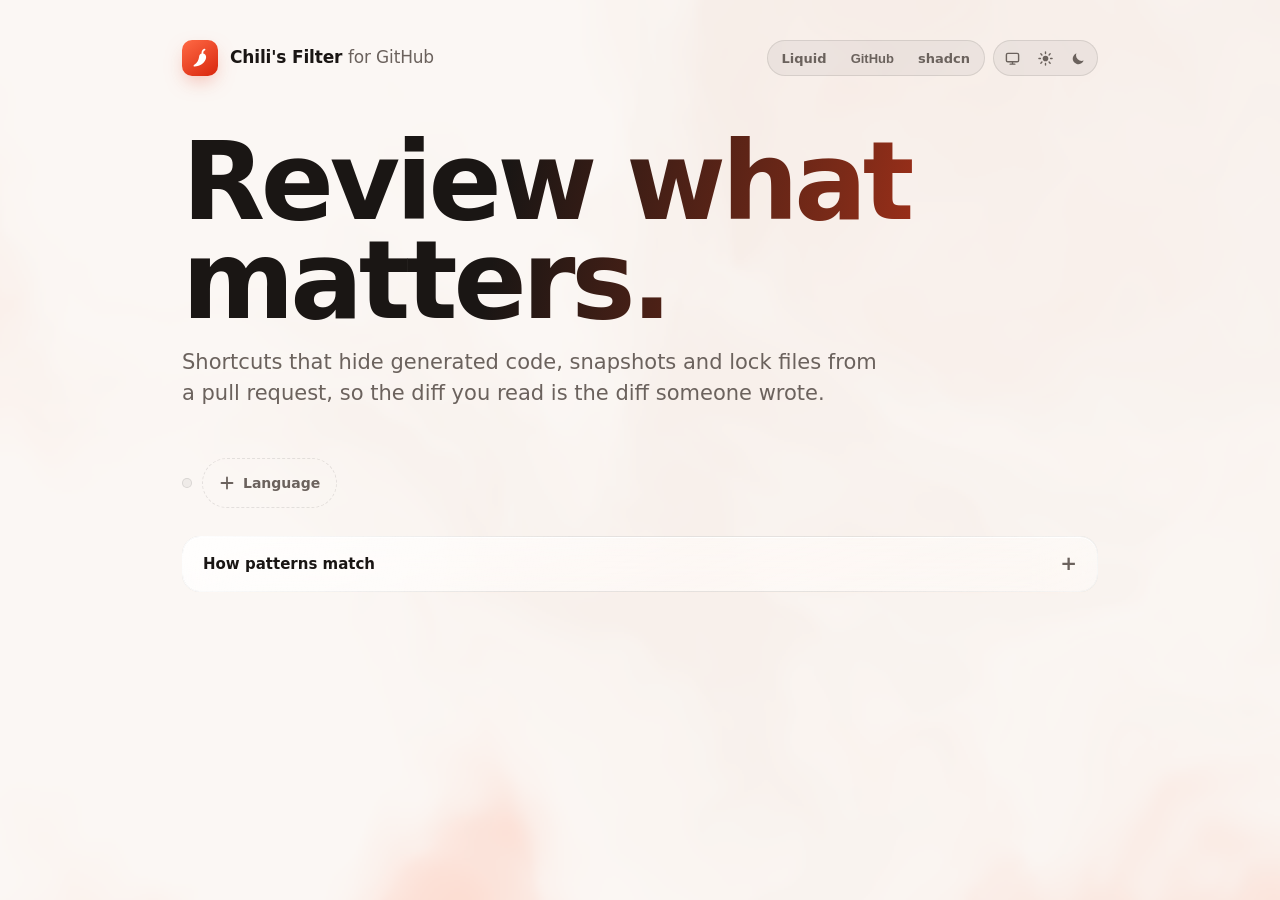
<file: options.html>
<!doctype html>
<html lang="en">
<head>
  <meta charset="utf-8">
  <meta name="viewport" content="width=device-width, initial-scale=1">
  <title>Chili's Filter for GitHub</title>
  <script src="theme.js"></script>
  <link rel="stylesheet" href="options.css">
</head>
<body>
  <canvas id="liquid" aria-hidden="true"></canvas>

  <main>
    <div class="topbar">
      <div class="brand">
        <span class="brand-mark"><svg viewBox="0 0 24 24" width="22" height="22" aria-hidden="true"><path d="M14.2 7.1c2.9-.3 5 1.9 4.4 4.9-1 5.1-6.4 8.9-12.6 9.3-1 .1-1.4-1.2-.6-1.7 3.9-2.4 5.2-5.7 5.6-9.1.2-1.9 1.3-3.2 3.2-3.4z" fill="currentColor"/><path d="M14.6 7.2c-.2-1.9.6-3.5 2.4-4.4" fill="none" stroke="currentColor" stroke-width="1.8" stroke-linecap="round"/></svg></span>
        <span class="brand-name">Chili's Filter <span>for GitHub</span></span>
      </div>
      <div class="picker">
        <div class="seg" id="style-picker" role="radiogroup" aria-label="Theme style">
          <button type="button" role="radio" data-style="liquid">Liquid</button>
          <button type="button" role="radio" data-style="github">GitHub</button>
          <button type="button" role="radio" data-style="shadcn">shadcn</button>
        </div>
        <div class="seg icons" id="mode-picker" role="radiogroup" aria-label="Light or dark">
          <button type="button" role="radio" data-mode="system" title="Match system" aria-label="Match system"><svg viewBox="0 0 16 16" width="15" height="15" aria-hidden="true"><rect x="1.5" y="2.5" width="13" height="9" rx="1.5" fill="none" stroke="currentColor" stroke-width="1.5"/><path d="M5.5 14h5M8 11.5V14" stroke="currentColor" stroke-width="1.5" stroke-linecap="round"/></svg></button>
          <button type="button" role="radio" data-mode="light" title="Light" aria-label="Light"><svg viewBox="0 0 16 16" width="15" height="15" aria-hidden="true"><circle cx="8" cy="8" r="3" fill="currentColor"/><path d="M8 1v1.6M8 13.4V15M1 8h1.6M13.4 8H15M3.05 3.05l1.13 1.13M11.82 11.82l1.13 1.13M3.05 12.95l1.13-1.13M11.82 4.18l1.13-1.13" stroke="currentColor" stroke-width="1.5" stroke-linecap="round"/></svg></button>
          <button type="button" role="radio" data-mode="dark" title="Dark" aria-label="Dark"><svg viewBox="0 0 16 16" width="15" height="15" aria-hidden="true"><path d="M13.5 10.2A6 6 0 0 1 5.8 2.5a6 6 0 1 0 7.7 7.7z" fill="currentColor"/></svg></button>
        </div>
      </div>
    </div>
    <header class="hero">
      <h1>Review what <br>matters.</h1>
      <p class="lede">Shortcuts that hide generated code, snapshots and lock files from a pull request, so the diff you read is the diff someone wrote.</p>
    </header>

    <div class="layout">
      <div class="shortcuts">
        <div class="tabbar">
          <div id="lang-tabs" class="lang-tabs" role="tablist" aria-label="Languages"></div>
          <button id="add-group" class="add-tab" type="button" aria-label="Add a language" title="Add a language">
            <svg viewBox="0 0 16 16" width="16" height="16" aria-hidden="true"><path d="M8 2.5v11M2.5 8h11" stroke="currentColor" stroke-width="1.8" stroke-linecap="round"/></svg>
            <span>Language</span>
          </button>
        </div>
        <div id="groups" role="tabpanel"></div>
      </div>
    </div>

    <details class="help glass">
      <summary>How patterns match</summary>
      <dl>
        <div><dt><code class="t-ext">.go</code> <code class="t-ext">_test.go</code></dt><dd>End of the file name.</dd></div>
        <div><dt><code class="t-pre">mock_</code></dt><dd>Start of the file name.</dd></div>
        <div><dt><code class="t-dir">vendor/</code></dt><dd>A folder anywhere in the path.</dd></div>
        <div><dt><code class="t-glob">*.pb.go</code> <code class="t-glob">api/**/*.json</code></dt><dd>Globs. <code>*</code> stays inside one folder, <code>**</code> crosses folders.</dd></div>
        <div><dt><code class="t-com"># note</code></dt><dd>A comment. Ignored.</dd></div>
      </dl>
      <p>Hide always wins over Show only. Everything runs in your browser. Nothing is sent anywhere.</p>
    </details>
  </main>

  <div id="savebar" class="savebar glass" role="region" aria-label="Unsaved changes" hidden>
    <span>You have unsaved changes.</span>
    <button id="reset" class="btn ghost" type="button">Restore defaults</button>
    <button id="discard" class="btn ghost" type="button">Discard</button>
    <button id="save" class="btn primary" type="button">Save changes <kbd>⌘S</kbd></button>
  </div>
  <div id="toast" class="toast glass" role="status" aria-live="polite"></div>

  <template id="group-tpl">
    <section class="group">
      <div class="group-head">
        <input class="group-name" type="text" spellcheck="false" aria-label="Language name" placeholder="Name this language">
        <span class="group-count"></span>
        <div class="group-actions">
          <button class="btn ghost copy-prompt" type="button" title="Copy a prompt that asks your AI assistant to suggest filters for this language">
            <svg viewBox="0 0 16 16" width="14" height="14" aria-hidden="true"><path d="M8 1.5l1.6 3.9 3.9 1.6-3.9 1.6L8 12.5 6.4 8.6 2.5 7l3.9-1.6z" fill="currentColor"/><path d="M13 11l.7 1.3L15 13l-1.3.7L13 15l-.7-1.3L11 13l1.3-.7z" fill="currentColor"/></svg>
            Copy AI prompt
          </button>
          <button class="btn ghost add-shortcut" type="button">
            <svg viewBox="0 0 16 16" width="14" height="14" aria-hidden="true"><path d="M8 2.5v11M2.5 8h11" stroke="currentColor" stroke-width="1.8" stroke-linecap="round"/></svg>
            Shortcut
          </button>
          <button class="icon remove-group" type="button" aria-label="Remove this language">
            <svg viewBox="0 0 16 16" width="14" height="14" aria-hidden="true"><path d="M4 4l8 8M12 4l-8 8" stroke="currentColor" stroke-width="1.8" stroke-linecap="round"/></svg>
          </button>
        </div>
      </div>
      <div class="group-list"></div>
    </section>
  </template>

  <template id="card-tpl">
    <article class="card glass">
      <div class="card-head">
        <button class="switch" type="button" role="switch" aria-checked="false" title="Use on pull requests"><span></span></button>
        <input class="label" type="text" spellcheck="false" aria-label="Shortcut name" placeholder="Name this shortcut">
        <div class="mode" role="radiogroup" aria-label="Mode">
          <button type="button" role="radio" data-mode="exclude">Hide</button>
          <button type="button" role="radio" data-mode="include">Show only</button>
        </div>
        <span class="count"></span>
        <button class="icon expand" type="button" aria-expanded="false" aria-label="Edit patterns">
          <svg viewBox="0 0 16 16" width="16" height="16" aria-hidden="true"><path d="M4 6l4 4 4-4" fill="none" stroke="currentColor" stroke-width="1.8" stroke-linecap="round" stroke-linejoin="round"/></svg>
        </button>
      </div>
      <div class="body">
        <div class="body-inner">
          <div class="editor">
            <pre class="hl" aria-hidden="true"></pre>
            <textarea class="code" spellcheck="false" wrap="off" autocapitalize="off" autocomplete="off" aria-label="Patterns, one per line"></textarea>
          </div>
          <div class="card-foot">
            <span class="tip">One pattern per line. Lines starting with <code class="t-com">#</code> are notes.</span>
            <button class="btn danger remove" type="button">Delete shortcut</button>
          </div>
        </div>
      </div>
    </article>
  </template>

  <script src="shared.js"></script>
  <script src="liquid.js"></script>
  <script src="options.js"></script>
</body>
</html>
</file>
<file: options.css>
/* Themes: three styles (liquid, github, shadcn), each in light and dark. theme.js sets data-style and data-mode on <html>. */

:root {
  --mono: "SF Mono", ui-monospace, "JetBrains Mono", Menlo, Consolas, monospace;
  --ease: cubic-bezier(0.22, 1, 0.36, 1);
  --include: #3b82f6;
}

/* ---------- Liquid: frosted glass over a slow chili-red flow ---------- */

[data-style="liquid"] {
  --font: -apple-system, BlinkMacSystemFont, "SF Pro Display", "Inter", "Segoe UI", system-ui, sans-serif;
  --r-card: 18px;
  --r-panel: 24px;
  --r-control: 999px;
  --r-inset: 12px;
  --blur: blur(28px) saturate(170%);
  --rim-display: block;
  --h1-size: clamp(56px, 8.5vw, 108px);
  --h1-weight: 800;
  --h1-track: -0.04em;
  --h1-lh: 0.92;
  --lede-size: 21px;
  --tab-h: 40px;
}
[data-style="liquid"][data-mode="dark"] {
  color-scheme: dark;
  --bg: #0b0b0f;
  --surface: linear-gradient(160deg, rgba(255, 255, 255, 0.1), rgba(255, 255, 255, 0.045) 40%, rgba(255, 255, 255, 0.035));
  --surface-2: rgba(255, 255, 255, 0.07);
  --surface-3: rgba(255, 255, 255, 0.16);
  --inset: rgba(0, 0, 0, 0.28);
  --border: rgba(255, 255, 255, 0.12);
  --text: #ffffff;
  --muted: #a1a1aa;
  --faint: rgba(161, 161, 170, 0.6);
  --accent: #ff4d2e;
  --accent-press: #e23a1c;
  --accent-fg: #ffffff;
  --accent-soft: rgba(255, 77, 46, 0.2);
  --accent-soft-fg: #ffb09e;
  --glow: 0 8px 24px -8px rgba(255, 77, 46, 0.8);
  --danger: #ff8a84;
  --danger-soft: rgba(239, 68, 68, 0.12);
  --editor-bg: rgba(0, 0, 0, 0.5);
  --caret: #ffffff;
  --shadow-card: inset 0 1px 0 rgba(255, 255, 255, 0.24), 0 30px 60px -30px rgba(0, 0, 0, 0.8);
  --rim: linear-gradient(135deg, rgba(255, 255, 255, 0.5), transparent 35%, transparent 70%, rgba(255, 255, 255, 0.16));
  --h1-fill: linear-gradient(100deg, #fff 30%, #ffd9cf 60%, #ff8a6b 95%);
  --t-ext: #ff8a6b; --t-dir: #e9d5c0; --t-glob: #ffc247; --t-pre: #6cc4ff; --t-com: #7c7c86; --t-name: #ffffff;
}
[data-style="liquid"][data-mode="light"] {
  color-scheme: light;
  --bg: #fbf7f4;
  --surface: linear-gradient(160deg, rgba(255, 255, 255, 0.85), rgba(255, 255, 255, 0.55) 45%, rgba(255, 255, 255, 0.45));
  --surface-2: rgba(26, 22, 20, 0.05);
  --surface-3: #ffffff;
  --inset: rgba(26, 22, 20, 0.06);
  --border: rgba(26, 22, 20, 0.1);
  --text: #1a1614;
  --muted: #6b625d;
  --faint: rgba(107, 98, 93, 0.6);
  --accent: #e5391b;
  --accent-press: #c42d12;
  --accent-fg: #ffffff;
  --accent-soft: rgba(229, 57, 27, 0.12);
  --accent-soft-fg: #b3290f;
  --glow: 0 8px 22px -8px rgba(229, 57, 27, 0.6);
  --danger: #c42d12;
  --danger-soft: rgba(229, 57, 27, 0.08);
  --editor-bg: rgba(255, 255, 255, 0.7);
  --caret: #1a1614;
  --shadow-card: inset 0 1px 0 rgba(255, 255, 255, 0.9), 0 24px 50px -28px rgba(120, 60, 40, 0.35);
  --rim: linear-gradient(135deg, rgba(255, 255, 255, 1), transparent 40%, transparent 70%, rgba(255, 255, 255, 0.7));
  --h1-fill: linear-gradient(100deg, #1a1614 35%, #7a2a18 70%, #e5391b 100%);
  --t-ext: #c2410c; --t-dir: #7c5a3a; --t-glob: #b45309; --t-pre: #0369a1; --t-com: #a0958e; --t-name: #1a1614;
}

/* ---------- GitHub: Primer colours and type ---------- */

[data-style="github"] {
  --font: -apple-system, BlinkMacSystemFont, "Segoe UI", "Noto Sans", Helvetica, Arial, sans-serif;
  --r-card: 12px;
  --r-panel: 12px;
  --r-control: 6px;
  --r-inset: 6px;
  --blur: none;
  --rim-display: none;
  --h1-size: 32px;
  --h1-weight: 600;
  --h1-track: 0;
  --h1-lh: 1.25;
  --lede-size: 16px;
  --tab-h: 32px;
  --glow: none;
}
[data-style="github"][data-mode="light"] {
  color-scheme: light;
  --bg: #f6f8fa;
  --surface: #ffffff;
  --surface-2: #f6f8fa;
  --surface-3: #ffffff;
  --inset: #eff2f5;
  --border: #d1d9e0;
  --text: #1f2328;
  --muted: #59636e;
  --faint: #818b98;
  --accent: #0969da;
  --accent-press: #0550ae;
  --accent-fg: #ffffff;
  --accent-soft: #ddf4ff;
  --accent-soft-fg: #0969da;
  --primary: #1f883d;
  --primary-press: #1a7f37;
  --danger: #d1242f;
  --danger-soft: #ffebe9;
  --editor-bg: #f6f8fa;
  --caret: #1f2328;
  --shadow-card: 0 1px 0 rgba(31, 35, 40, 0.04);
  --h1-fill: linear-gradient(#1f2328, #1f2328);
  --include: #8250df;
  --t-ext: #0550ae; --t-dir: #0a3069; --t-glob: #cf222e; --t-pre: #8250df; --t-com: #59636e; --t-name: #1f2328;
}
[data-style="github"][data-mode="dark"] {
  color-scheme: dark;
  --bg: #0d1117;
  --surface: #151b23;
  --surface-2: #212830;
  --surface-3: #2a313c;
  --inset: #0d1117;
  --border: #3d444d;
  --text: #f0f6fc;
  --muted: #9198a1;
  --faint: #656c76;
  --accent: #4493f8;
  --accent-press: #316dca;
  --accent-fg: #ffffff;
  --accent-soft: rgba(56, 139, 253, 0.15);
  --accent-soft-fg: #4493f8;
  --primary: #238636;
  --primary-press: #2ea043;
  --danger: #f85149;
  --danger-soft: rgba(248, 81, 73, 0.1);
  --editor-bg: #0d1117;
  --caret: #f0f6fc;
  --shadow-card: none;
  --h1-fill: linear-gradient(#f0f6fc, #f0f6fc);
  --include: #ab7df8;
  --t-ext: #79c0ff; --t-dir: #a5d6ff; --t-glob: #ff7b72; --t-pre: #d2a8ff; --t-com: #9198a1; --t-name: #f0f6fc;
}

/* ---------- shadcn: zinc neutrals, crisp borders ---------- */

[data-style="shadcn"] {
  --font: "Geist", "Inter", -apple-system, BlinkMacSystemFont, "Segoe UI", system-ui, sans-serif;
  --r-card: 12px;
  --r-panel: 12px;
  --r-control: 8px;
  --r-inset: 8px;
  --blur: none;
  --rim-display: none;
  --h1-size: clamp(36px, 5vw, 48px);
  --h1-weight: 700;
  --h1-track: -0.025em;
  --h1-lh: 1.05;
  --lede-size: 17px;
  --tab-h: 32px;
  --glow: none;
}
[data-style="shadcn"][data-mode="light"] {
  color-scheme: light;
  --bg: #ffffff;
  --surface: #ffffff;
  --surface-2: #f4f4f5;
  --surface-3: #ffffff;
  --inset: #f4f4f5;
  --border: #e4e4e7;
  --text: #09090b;
  --muted: #71717a;
  --faint: #a1a1aa;
  --accent: #18181b;
  --accent-press: #27272a;
  --accent-fg: #fafafa;
  --accent-soft: #f4f4f5;
  --accent-soft-fg: #18181b;
  --danger: #dc2626;
  --danger-soft: #fef2f2;
  --editor-bg: #fafafa;
  --caret: #09090b;
  --shadow-card: 0 1px 2px rgba(0, 0, 0, 0.05);
  --h1-fill: linear-gradient(#09090b, #09090b);
  --include: #2563eb;
  --t-ext: #2563eb; --t-dir: #16a34a; --t-glob: #d97706; --t-pre: #9333ea; --t-com: #a1a1aa; --t-name: #09090b;
}
[data-style="shadcn"][data-mode="dark"] {
  color-scheme: dark;
  --bg: #09090b;
  --surface: #09090b;
  --surface-2: #18181b;
  --surface-3: #27272a;
  --inset: #18181b;
  --border: #27272a;
  --text: #fafafa;
  --muted: #a1a1aa;
  --faint: #71717a;
  --accent: #fafafa;
  --accent-press: #e4e4e7;
  --accent-fg: #18181b;
  --accent-soft: #27272a;
  --accent-soft-fg: #fafafa;
  --danger: #f87171;
  --danger-soft: rgba(239, 68, 68, 0.12);
  --editor-bg: #0c0c0e;
  --caret: #fafafa;
  --shadow-card: none;
  --h1-fill: linear-gradient(#fafafa, #fafafa);
  --include: #60a5fa;
  --t-ext: #60a5fa; --t-dir: #4ade80; --t-glob: #fbbf24; --t-pre: #c084fc; --t-com: #71717a; --t-name: #fafafa;
}

/* ---------- base ---------- */

* { box-sizing: border-box; }

html { background: var(--bg); transition: background 0.3s; }
body {
  margin: 0;
  min-height: 100vh;
  color: var(--text);
  font: 15px/1.5 var(--font);
  -webkit-font-smoothing: antialiased;
}

#liquid {
  position: fixed;
  inset: 0;
  width: 100%;
  height: 100%;
  z-index: -1;
  opacity: 0;
  transition: opacity 1.2s var(--ease);
  pointer-events: none;
}
#liquid.ready { opacity: 1; }
#liquid.fallback { opacity: 1; background: radial-gradient(60% 50% at 15% 85%, var(--accent-soft), transparent 70%), var(--bg); }
html:not([data-style="liquid"]) #liquid { display: none; }

main { max-width: 980px; margin: 0 auto; padding: 40px 32px 160px; }

/* ---------- surfaces ---------- */

.glass {
  position: relative;
  background: var(--surface);
  border: 1px solid var(--border);
  -webkit-backdrop-filter: var(--blur);
  backdrop-filter: var(--blur);
  box-shadow: var(--shadow-card);
}
/* Specular rim on liquid glass: brighter on the top-left edge, like light catching curved glass. */
.glass::before {
  content: "";
  display: var(--rim-display);
  position: absolute;
  inset: -1px;
  border-radius: inherit;
  padding: 1px;
  background: var(--rim);
  -webkit-mask: linear-gradient(#000 0 0) content-box, linear-gradient(#000 0 0);
  -webkit-mask-composite: xor;
  mask-composite: exclude;
  pointer-events: none;
}

/* ---------- top bar: name and theme picker ---------- */

.topbar { display: flex; align-items: center; justify-content: space-between; gap: 16px; flex-wrap: wrap; margin-bottom: 56px; }
.brand { display: flex; align-items: center; gap: 12px; color: var(--text); }
.brand-mark { display: grid; place-items: center; width: 36px; height: 36px; border-radius: 10px; background: var(--accent-soft); color: var(--accent); }
[data-style="liquid"] .brand-mark { background: linear-gradient(145deg, #ff6a45, #d8260d); color: #fff; box-shadow: var(--glow); }
.brand-name { font-size: 17px; font-weight: 700; letter-spacing: -0.01em; }
.brand-name span { color: var(--muted); font-weight: 500; }

.picker { display: flex; gap: 8px; flex-wrap: wrap; }
.seg {
  display: inline-flex;
  gap: 2px;
  padding: 3px;
  border-radius: calc(var(--r-control) + 3px);
  background: var(--surface-2);
  border: 1px solid var(--border);
}
.seg button {
  display: inline-flex;
  align-items: center;
  gap: 6px;
  height: 28px;
  padding: 0 11px;
  border: 0;
  border-radius: var(--r-control);
  background: transparent;
  color: var(--muted);
  font: 600 13px var(--font);
  cursor: pointer;
  transition: background 0.2s, color 0.2s;
}
.seg button:hover { color: var(--text); }
.seg button[aria-checked="true"] { background: var(--surface-3); color: var(--text); box-shadow: 0 1px 2px rgba(0, 0, 0, 0.12), 0 0 0 1px var(--border); }
.seg.icons button { padding: 0 8px; }

/* ---------- hero ---------- */

.hero { margin-bottom: 48px; }
h1 {
  margin: 0 0 16px;
  font-size: var(--h1-size);
  line-height: var(--h1-lh);
  font-weight: var(--h1-weight);
  letter-spacing: var(--h1-track);
  background: var(--h1-fill);
  -webkit-background-clip: text;
  background-clip: text;
  color: transparent;
}
html:not([data-style="liquid"]) h1 br { display: none; }
.lede { max-width: 34em; margin: 0; font-size: var(--lede-size); line-height: 1.5; color: var(--muted); }
h2 { margin: 0; font-size: 20px; font-weight: 650; letter-spacing: -0.015em; }

.layout { display: block; }

/* ---------- buttons ---------- */

.btn {
  display: inline-flex;
  align-items: center;
  gap: 8px;
  height: 36px;
  padding: 0 16px;
  border: 1px solid var(--border);
  border-radius: var(--r-control);
  background: var(--surface-2);
  color: var(--text);
  font: 600 14px var(--font);
  white-space: nowrap;
  cursor: pointer;
  transition: background 0.2s, transform 0.2s var(--ease), border-color 0.2s;
}
.btn:hover { background: var(--surface-3); }
.btn:active { transform: scale(0.98); }
.btn.primary { border-color: transparent; background: var(--primary, var(--accent)); color: var(--accent-fg); box-shadow: var(--glow); }
.btn.primary:hover { background: var(--primary-press, var(--accent-press)); }
[data-style="liquid"] .btn.primary { background: linear-gradient(180deg, #ff6a45, var(--accent)); }
.btn.danger { color: var(--danger); background: var(--danger-soft); border-color: transparent; height: 32px; font-size: 13px; }
.btn.danger:hover { filter: brightness(0.97); background: var(--danger-soft); }
kbd { font: 500 11px var(--mono); padding: 2px 6px; border-radius: 5px; background: rgba(0, 0, 0, 0.18); }

:focus-visible { outline: 2px solid var(--include); outline-offset: 2px; }

/* ---------- shortcut card ---------- */

.card { border-radius: var(--r-card); }
.card-head { display: flex; align-items: center; gap: 14px; padding: 12px 12px 12px 16px; }

.switch {
  position: relative;
  flex-shrink: 0;
  width: 40px;
  height: 24px;
  padding: 0;
  border: 1px solid var(--border);
  border-radius: 999px;
  background: var(--inset);
  cursor: pointer;
  transition: background 0.3s var(--ease), border-color 0.3s;
}
.switch span {
  position: absolute;
  top: 2px;
  left: 2px;
  width: 18px;
  height: 18px;
  border-radius: 50%;
  background: #fff;
  box-shadow: 0 1px 4px rgba(0, 0, 0, 0.3);
  transition: transform 0.3s var(--ease);
}
.switch[aria-checked="true"] { background: var(--accent); border-color: transparent; box-shadow: var(--glow); }
.switch[aria-checked="true"] span { transform: translateX(16px); background: var(--accent-fg); }
[data-style="liquid"] .switch[aria-checked="true"] span,
[data-style="github"] .switch[aria-checked="true"] span { background: #fff; }
.card[data-mode="include"] .switch[aria-checked="true"] { background: var(--include); }

.label {
  flex: 1;
  min-width: 0;
  padding: 5px 8px;
  margin-left: -8px;
  border: 1px solid transparent;
  border-radius: var(--r-inset);
  background: transparent;
  color: var(--text);
  font: 650 17px var(--font);
  letter-spacing: -0.01em;
}
.label:hover { border-color: var(--border); }
.label:focus { outline: none; border-color: var(--border); background: var(--inset); }
.label::placeholder { color: var(--faint); }

.mode { display: inline-flex; padding: 3px; border-radius: calc(var(--r-control) + 3px); background: var(--inset); border: 1px solid var(--border); }
.mode button {
  height: 26px;
  padding: 0 11px;
  border: 0;
  border-radius: var(--r-control);
  background: transparent;
  color: var(--muted);
  font: 600 13px var(--font);
  cursor: pointer;
  transition: background 0.2s, color 0.2s;
}
.mode button[aria-checked="true"] { background: var(--surface-3); color: var(--text); box-shadow: 0 1px 2px rgba(0, 0, 0, 0.12), 0 0 0 1px var(--border); }

.count { min-width: 76px; text-align: right; font-size: 13px; color: var(--muted); font-variant-numeric: tabular-nums; }
.count b { color: var(--text); font-weight: 600; }

.icon {
  display: grid;
  place-items: center;
  width: 32px;
  height: 32px;
  border: 0;
  border-radius: var(--r-control);
  background: transparent;
  color: var(--muted);
  cursor: pointer;
  transition: background 0.2s, color 0.2s;
}
.icon:hover { background: var(--surface-2); color: var(--text); }
.icon svg { transition: transform 0.35s var(--ease); }
.card.open .expand svg { transform: rotate(180deg); }

/* Expand with a grid-rows transition so the height animates to its natural size. */
.body { display: grid; grid-template-rows: 0fr; transition: grid-template-rows 0.4s var(--ease); }
.card.open .body { grid-template-rows: 1fr; }
.body-inner { overflow: hidden; min-height: 0; }
.card.open .body-inner { padding: 0 12px 12px; }

/* ---------- code editor ---------- */

.editor {
  --lh: 24px;
  --gutter: 52px;
  position: relative;
  border-radius: var(--r-inset);
  background: var(--editor-bg);
  border: 1px solid var(--border);
  overflow: hidden;
}
.editor:focus-within { border-color: var(--accent); box-shadow: 0 0 0 3px var(--accent-soft); }
.hl, .code {
  margin: 0;
  padding: 12px 16px 12px var(--gutter);
  font: 13px/var(--lh) var(--mono);
  white-space: pre;
  tab-size: 2;
  letter-spacing: 0;
}
.hl { position: absolute; inset: 0; pointer-events: none; overflow: hidden; color: var(--text); }
.code {
  position: relative;
  display: block;
  width: 100%;
  min-height: calc(var(--lh) * 3 + 24px);
  border: 0;
  outline: none;
  resize: none;
  overflow-x: auto;
  overflow-y: hidden;
  background: transparent;
  color: transparent;
  caret-color: var(--caret);
}
.code::selection { background: var(--accent-soft); color: transparent; }
.ln { display: block; position: relative; }
.ln::before {
  content: attr(data-n);
  position: absolute;
  left: calc(-1 * var(--gutter) + 10px);
  width: 24px;
  text-align: right;
  color: var(--faint);
  opacity: 0.7;
}

.t-ext { color: var(--t-ext); }
.t-dir { color: var(--t-dir); }
.t-glob { color: var(--t-glob); }
.t-pre { color: var(--t-pre); }
.t-com { color: var(--t-com); font-style: italic; }
.t-star { color: var(--t-glob); font-weight: 700; }
.t-name { color: var(--t-name); }

.card-foot { display: flex; align-items: center; justify-content: space-between; gap: 12px; margin-top: 12px; }
.tip { font-size: 13px; color: var(--muted); }

code { font: 12.5px var(--mono); padding: 2px 6px; border-radius: 6px; background: var(--inset); }

/* ---------- language tabs ---------- */

.tabbar { display: flex; align-items: center; gap: 10px; margin-bottom: 24px; flex-wrap: wrap; }
.lang-tabs {
  display: flex;
  gap: 2px;
  padding: 4px;
  border-radius: calc(var(--r-control) + 4px);
  background: var(--surface-2);
  border: 1px solid var(--border);
  -webkit-backdrop-filter: var(--blur);
  backdrop-filter: var(--blur);
  overflow-x: auto;
  scrollbar-width: none;
}
.lang-tabs button {
  display: inline-flex;
  align-items: center;
  gap: 8px;
  height: var(--tab-h);
  padding: 0 6px 0 14px;
  border: 0;
  border-radius: var(--r-control);
  background: transparent;
  color: var(--muted);
  font: 650 14px var(--font);
  white-space: nowrap;
  cursor: pointer;
  transition: background 0.25s var(--ease), color 0.2s;
}
[data-style="liquid"] .lang-tabs button { font-size: 16px; padding-left: 18px; }
.lang-tabs button:hover { color: var(--text); }
.lang-tabs button[aria-selected="true"] { background: var(--surface-3); color: var(--text); box-shadow: 0 1px 2px rgba(0, 0, 0, 0.12), 0 0 0 1px var(--border); }
[data-style="liquid"] .lang-tabs button[aria-selected="true"] { background: var(--accent); color: var(--accent-fg); box-shadow: var(--glow); }
.tab-count {
  display: grid;
  place-items: center;
  min-width: 22px;
  height: 20px;
  padding: 0 6px;
  border-radius: 999px;
  background: var(--inset);
  color: var(--muted);
  font-size: 12px;
  font-weight: 600;
  font-variant-numeric: tabular-nums;
}
.tab-count.live { background: var(--accent-soft); color: var(--accent-soft-fg); }
[data-style="liquid"] .lang-tabs button[aria-selected="true"] .tab-count { background: rgba(0, 0, 0, 0.2); color: #fff; }
.add-tab {
  display: inline-flex;
  align-items: center;
  gap: 8px;
  height: calc(var(--tab-h) + 10px);
  padding: 0 16px;
  border: 1.5px dashed var(--border);
  border-radius: calc(var(--r-control) + 4px);
  background: transparent;
  color: var(--muted);
  font: 600 14px var(--font);
  white-space: nowrap;
  cursor: pointer;
  transition: border-color 0.2s, color 0.2s;
}
.add-tab:hover { border-color: var(--accent); color: var(--text); }

/* ---------- language section ---------- */

.group { animation: panel-in 0.35s var(--ease); }
@keyframes panel-in { from { opacity: 0; transform: translateY(6px); } to { opacity: 1; transform: none; } }
.group-head { display: flex; align-items: center; gap: 12px; margin: 0 2px 14px; flex-wrap: wrap; }
.group-name {
  min-width: 3ch;
  max-width: 60%;
  flex: 0 1 auto;
  padding: 2px 8px;
  margin-left: -8px;
  border: 1px solid transparent;
  border-radius: var(--r-inset);
  background: transparent;
  color: var(--text);
  font: 700 24px var(--font);
  letter-spacing: -0.02em;
  field-sizing: content;
}
.group-name:hover { border-color: var(--border); }
.group-name:focus { outline: none; border-color: var(--border); background: var(--inset); }
.group-name::placeholder { color: var(--faint); }
.group-count { color: var(--muted); font-size: 13px; white-space: nowrap; }
.group-actions { display: flex; gap: 8px; margin-left: auto; }
.group-actions .btn { height: 32px; padding: 0 12px; font-size: 13px; }
.group-list { display: grid; gap: 10px; }
.empty { margin: 0; padding: 24px; border: 1px dashed var(--border); border-radius: var(--r-card); text-align: center; color: var(--muted); }

/* ---------- help ---------- */

.help { margin-top: 28px; border-radius: var(--r-card); padding: 2px 20px; }
.help summary { cursor: pointer; padding: 14px 0; font-weight: 650; list-style: none; display: flex; justify-content: space-between; }
.help summary::-webkit-details-marker { display: none; }
.help summary::after { content: "+"; color: var(--muted); font-size: 20px; line-height: 1; transition: transform 0.3s var(--ease); }
.help[open] summary::after { transform: rotate(45deg); }
.help dl { display: grid; grid-template-columns: repeat(auto-fit, minmax(220px, 1fr)); gap: 14px 24px; margin: 0 0 16px; }
.help dt { margin-bottom: 4px; }
.help dd { margin: 0; color: var(--muted); font-size: 14px; }
.help p { color: var(--muted); font-size: 14px; margin: 0 0 16px; }

/* ---------- save bar and toast ---------- */

.savebar {
  position: fixed;
  left: 50%;
  bottom: 24px;
  display: flex;
  align-items: center;
  gap: 8px;
  padding: 8px 8px 8px 20px;
  border-radius: calc(var(--r-control) + 8px);
  transform: translate(-50%, 0);
  transition: transform 0.45s var(--ease), opacity 0.3s;
  z-index: 10;
}
html:not([data-style="liquid"]) .savebar { box-shadow: 0 12px 32px rgba(0, 0, 0, 0.18); }
.savebar > span { margin-right: 8px; font-size: 14px; color: var(--muted); white-space: nowrap; }
.savebar[hidden] { display: flex; transform: translate(-50%, 160%); opacity: 0; pointer-events: none; }

.toast {
  position: fixed;
  left: 50%;
  top: 20px;
  padding: 10px 18px;
  border-radius: calc(var(--r-control) + 6px);
  font-size: 14px;
  transform: translate(-50%, -160%);
  opacity: 0;
  transition: transform 0.45s var(--ease), opacity 0.3s;
  z-index: 11;
}
html:not([data-style="liquid"]) .toast { box-shadow: 0 8px 24px rgba(0, 0, 0, 0.16); }
.toast.show { transform: translate(-50%, 0); opacity: 1; }

/* ---------- responsive and motion ---------- */

@media (max-width: 680px) {
  main { padding: 28px 16px 160px; }
  .topbar { margin-bottom: 36px; }
  .card-head { flex-wrap: wrap; }
  .label { flex-basis: calc(100% - 120px); }
  .count { min-width: 0; margin-left: auto; }
  .savebar { width: calc(100% - 24px); padding-left: 16px; }
  .savebar > span, #reset { display: none; }
  .add-tab span { display: none; }
}
@media (prefers-reduced-motion: reduce) {
  *, *::before, *::after { transition-duration: 0.01ms !important; animation-duration: 0.01ms !important; }
}
</file>
